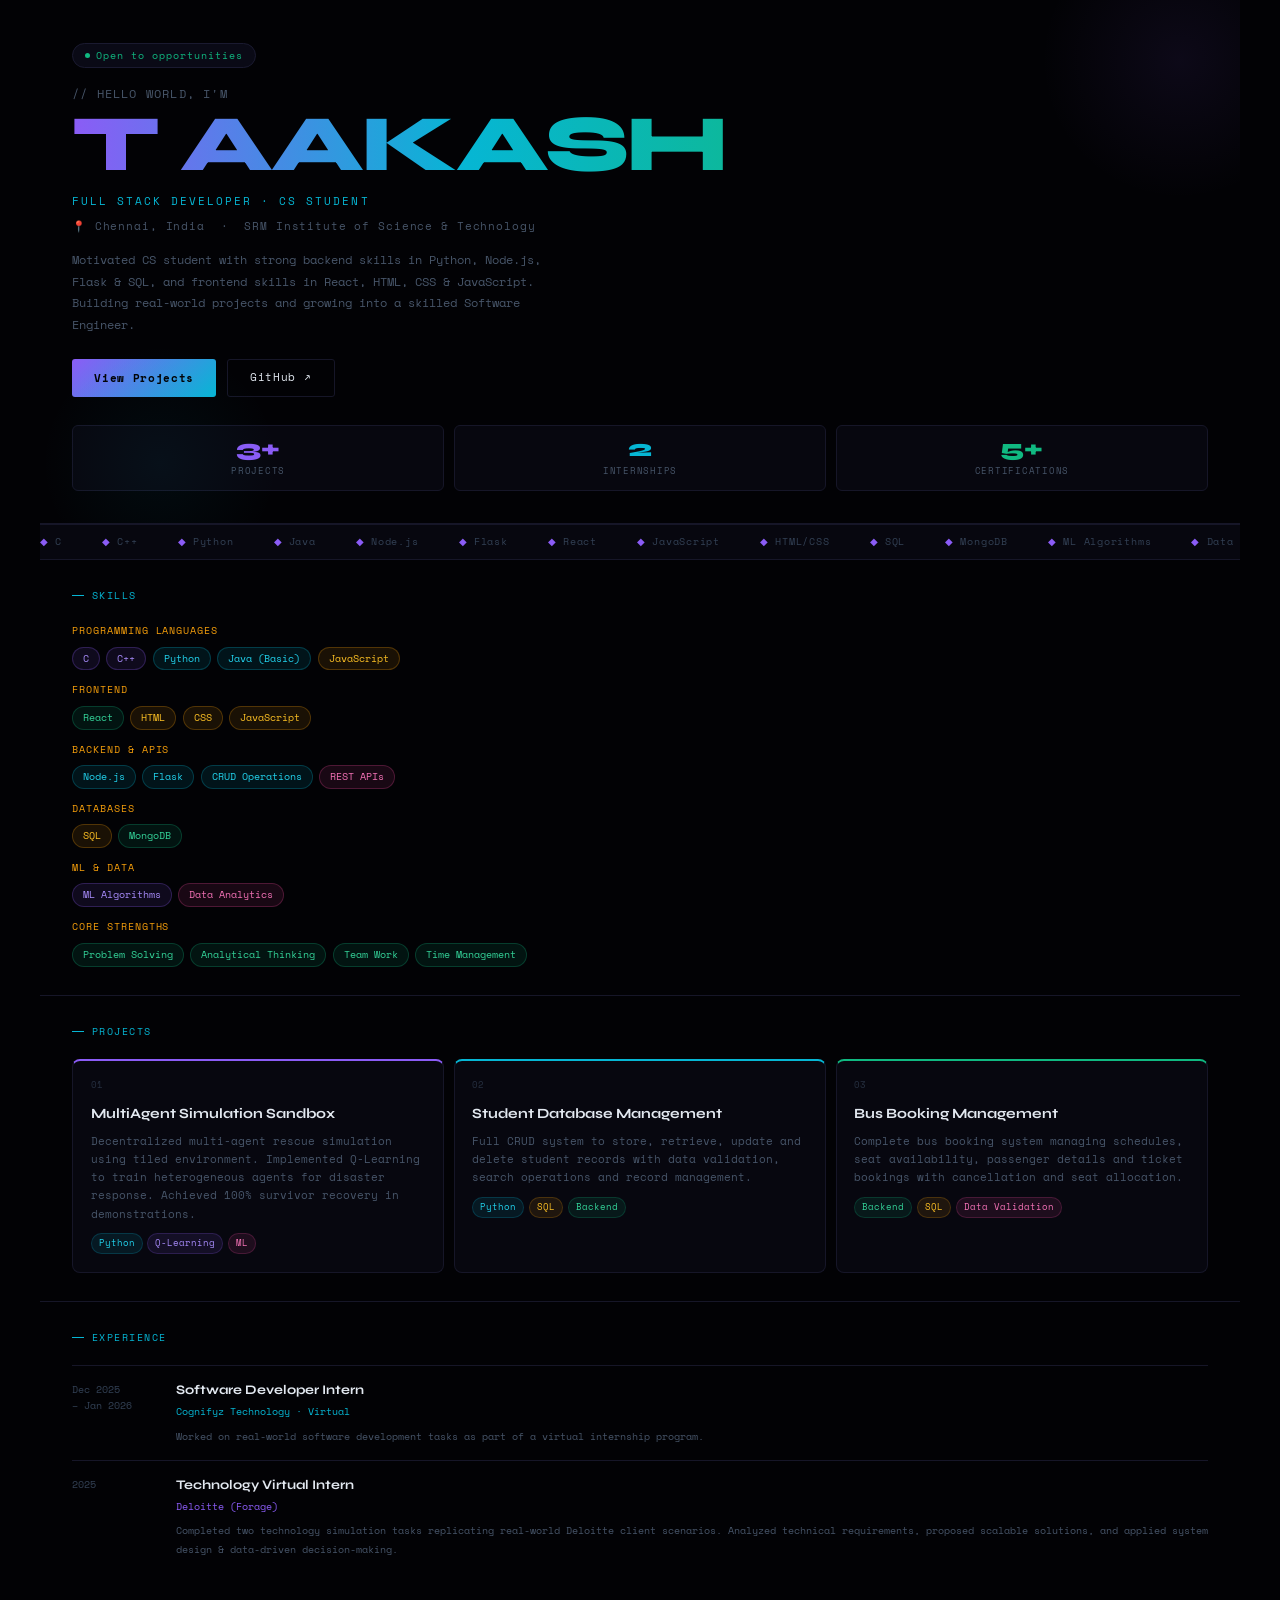
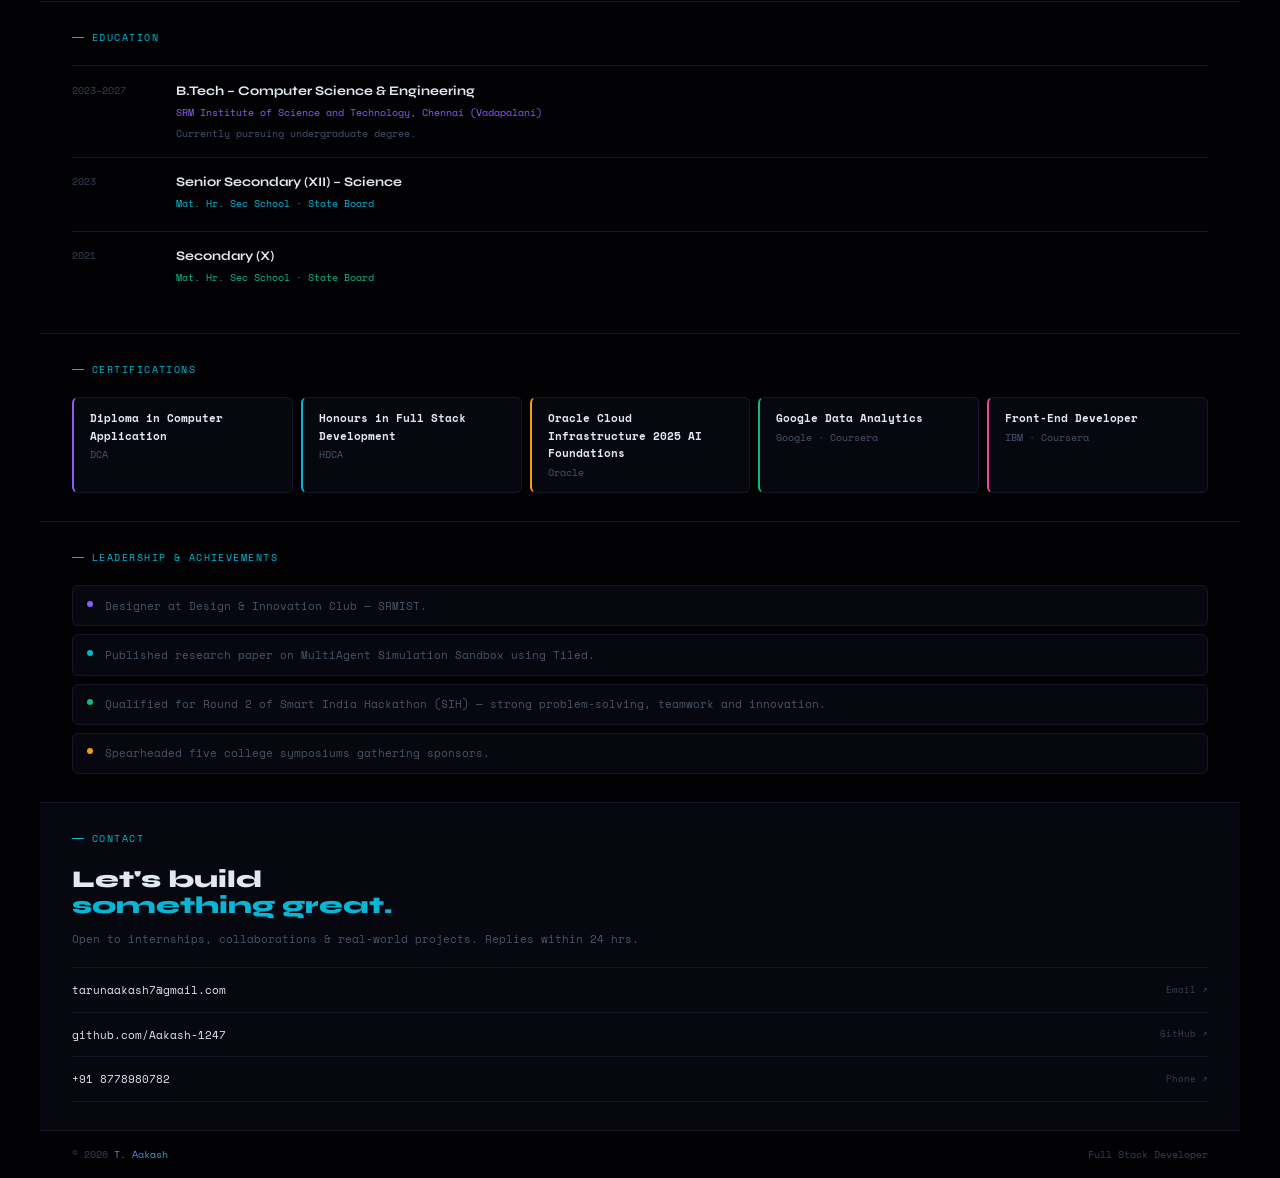
<file: index.html>
<!DOCTYPE html>
<html lang="en">
<head>
  <meta charset="UTF-8">
  <meta name="viewport" content="width=device-width, initial-scale=1.0">
  <title>T Aakash - Full Stack Developer Portfolio</title>
  <meta name="description" content="Professional portfolio of Tarun Aakash, Full Stack Developer & CS Student from Chennai, India">
  <meta name="keywords" content="developer, portfolio, python, javascript, react, nodejs">
  <meta name="author" content="Tarun Aakash">
  
  <!-- Link to External CSS File -->
  <link rel="stylesheet" href="style.css">
</head>
<body>
  <div class="port">
    <!-- HERO SECTION -->
    <section class="hero">
      <div class="glow1"></div>
      <div class="glow2"></div>
      <div class="badge">
        <span class="pulse"></span>
        Open to opportunities
      </div>
      <div class="hero-name">
        <span class="hi">// hello world, I'm</span>
        <span class="name-text">T AAKASH</span>
      </div>
      <div class="hero-role">Full Stack Developer · CS Student</div>
      <div class="hero-loc">📍 Chennai, India &nbsp;·&nbsp; SRM Institute of Science & Technology</div>
      <p class="hero-desc">Motivated CS student with strong backend skills in Python, Node.js, Flask & SQL, and frontend skills in React, HTML, CSS & JavaScript. Building real-world projects and growing into a skilled Software Engineer.</p>
      <div class="btns">
        <button class="bp">View Projects</button>
        <a href="https://github.com/Aakash-1247" target="_blank" class="bo">GitHub ↗</a>
      </div>
      <div class="stats">
        <div class="sbox">
          <div class="sn" style="color:var(--pu)">3+</div>
          <div class="sl">Projects</div>
        </div>
        <div class="sbox">
          <div class="sn" style="color:var(--cy)">2</div>
          <div class="sl">Internships</div>
        </div>
        <div class="sbox">
          <div class="sn" style="color:var(--gr)">5+</div>
          <div class="sl">Certifications</div>
        </div>
      </div>
    </section>

    <!-- TICKER SECTION -->
    <div class="ticker">
      <div class="ti" id="ticker"></div>
    </div>

    <!-- SKILLS SECTION -->
    <section class="sec">
      <div class="sh">Skills</div>
      <div class="sk-cats" id="sk-cats"></div>
    </section>

    <!-- PROJECTS SECTION -->
    <section class="sec sep">
      <div class="sh">Projects</div>
      <div class="pg" id="pg"></div>
    </section>

    <!-- EXPERIENCE SECTION -->
    <section class="sec sep">
      <div class="sh">Experience</div>
      <div id="ex"></div>
    </section>

    <!-- EDUCATION SECTION -->
    <section class="sec sep">
      <div class="sh">Education</div>
      <div id="edu"></div>
    </section>

    <!-- CERTIFICATIONS SECTION -->
    <section class="sec sep">
      <div class="sh">Certifications</div>
      <div class="cert-grid" id="certs"></div>
    </section>

    <!-- ACHIEVEMENTS SECTION -->
    <section class="sec sep">
      <div class="sh">Leadership & Achievements</div>
      <div class="ach-list" id="ach"></div>
    </section>

    <!-- CONTACT SECTION -->
    <div class="csec">
      <div class="sh">Contact</div>
      <div class="ch">Let's build<br><span>something great.</span></div>
      <p class="cp">Open to internships, collaborations & real-world projects. Replies within 24 hrs.</p>
      <div>
        <a href="mailto:tarunaakash7@gmail.com" class="cl">
          tarunaakash7@gmail.com 
          <span class="cb">Email ↗</span>
        </a>
        <a href="https://github.com/Aakash-1247" target="_blank" class="cl">
          github.com/Aakash-1247 
          <span class="cb">GitHub ↗</span>
        </a>
        <a href="tel:+918778980782" class="cl">
          +91 8778980782 
          <span class="cb">Phone ↗</span>
        </a>
      </div>
    </div>

    <!-- FOOTER -->
    <div class="foot">
      <p>© 2026 <span class="fn">T. Aakash</span></p>
      <p>Full Stack Developer</p>
    </div>
  </div>

  <!-- JAVASCRIPT -->
  <script>
    // TICKER - Skills scrolling animation
    const tks = ['C', 'C++', 'Python', 'Java', 'Node.js', 'Flask', 'React', 'JavaScript', 'HTML/CSS', 'SQL', 'MongoDB', 'ML Algorithms', 'Data Analytics'];
    const te = document.getElementById('ticker');
    [...tks, ...tks, ...tks, ...tks].forEach(t => {
      const d = document.createElement('div');
      d.className = 'ti-item';
      d.innerHTML = `<span class="ti-d">◆</span>${t}`;
      te.appendChild(d);
    });

    // SKILLS - Populate skill categories
    const skillCats = [
      {
        title: 'Programming Languages',
        chips: [
          { t: 'C', c: 'pu' },
          { t: 'C++', c: 'pu' },
          { t: 'Python', c: 'cy' },
          { t: 'Java (Basic)', c: 'cy' },
          { t: 'JavaScript', c: 'or' }
        ]
      },
      {
        title: 'Frontend',
        chips: [
          { t: 'React', c: 'gr' },
          { t: 'HTML', c: 'or' },
          { t: 'CSS', c: 'or' },
          { t: 'JavaScript', c: 'or' }
        ]
      },
      {
        title: 'Backend & APIs',
        chips: [
          { t: 'Node.js', c: 'cy' },
          { t: 'Flask', c: 'cy' },
          { t: 'CRUD Operations', c: 'cy' },
          { t: 'REST APIs', c: 'pi' }
        ]
      },
      {
        title: 'Databases',
        chips: [
          { t: 'SQL', c: 'or' },
          { t: 'MongoDB', c: 'gr' }
        ]
      },
      {
        title: 'ML & Data',
        chips: [
          { t: 'ML Algorithms', c: 'pu' },
          { t: 'Data Analytics', c: 'pi' }
        ]
      },
      {
        title: 'Core Strengths',
        chips: [
          { t: 'Problem Solving', c: 'gr' },
          { t: 'Analytical Thinking', c: 'gr' },
          { t: 'Team Work', c: 'gr' },
          { t: 'Time Management', c: 'gr' }
        ]
      }
    ];
    const sc = document.getElementById('sk-cats');
    skillCats.forEach(cat => {
      sc.innerHTML += `<div><div class="sk-cat-title">${cat.title}</div><div class="sk-chips">${cat.chips.map(c => `<span class="sk-chip ${c.c}">${c.t}</span>`).join('')}</div></div>`;
    });

    // PROJECTS - Populate project cards
    const projs = [
      {
        num: '01',
        t: 'MultiAgent Simulation Sandbox',
        d: 'Decentralized multi-agent rescue simulation using tiled environment. Implemented Q-Learning to train heterogeneous agents for disaster response. Achieved 100% survivor recovery in demonstrations.',
        tags: [
          { t: 'Python', c: 'cy' },
          { t: 'Q-Learning', c: 'pu' },
          { t: 'ML', c: 'pi' }
        ],
        ac: 'pu'
      },
      {
        num: '02',
        t: 'Student Database Management',
        d: 'Full CRUD system to store, retrieve, update and delete student records with data validation, search operations and record management.',
        tags: [
          { t: 'Python', c: 'cy' },
          { t: 'SQL', c: 'or' },
          { t: 'Backend', c: 'gr' }
        ],
        ac: 'cy'
      },
      {
        num: '03',
        t: 'Bus Booking Management',
        d: 'Complete bus booking system managing schedules, seat availability, passenger details and ticket bookings with cancellation and seat allocation.',
        tags: [
          { t: 'Backend', c: 'gr' },
          { t: 'SQL', c: 'or' },
          { t: 'Data Validation', c: 'pi' }
        ],
        ac: 'gr'
      }
    ];
    const p = document.getElementById('pg');
    projs.forEach(pr => {
      p.innerHTML += `<div class="pc ${pr.ac}"><div class="pn">${pr.num}</div><div class="pt">${pr.t}</div><div class="pd">${pr.d}</div><div class="ptags">${pr.tags.map(t => `<span class="ptag ${t.c}">${t.t}</span>`).join('')}</div></div>`;
    });

    // EXPERIENCE - Populate experience items
    const exps = [
      {
        d: 'Dec 2025\n– Jan 2026',
        r: 'Software Developer Intern',
        c: 'Cognifyz Technology · Virtual',
        cl: 'var(--cy)',
        desc: 'Worked on real-world software development tasks as part of a virtual internship program.'
      },
      {
        d: '2025',
        r: 'Technology Virtual Intern',
        c: 'Deloitte (Forage)',
        cl: 'var(--pu)',
        desc: 'Completed two technology simulation tasks replicating real-world Deloitte client scenarios. Analyzed technical requirements, proposed scalable solutions, and applied system design & data-driven decision-making.'
      }
    ];
    const ex = document.getElementById('ex');
    exps.forEach(e => {
      ex.innerHTML += `<div class="exp-item"><div class="ed" style="white-space:pre">${e.d}</div><div><div class="er">${e.r}</div><div class="ec" style="color:${e.cl}">${e.c}</div><div class="edesc">${e.desc}</div></div></div>`;
    });

    // EDUCATION - Populate education items
    const edus = [
      {
        yr: '2023–2027',
        deg: 'B.Tech – Computer Science & Engineering',
        inst: 'SRM Institute of Science and Technology, Chennai (Vadapalani)',
        cl: 'var(--pu)',
        note: 'Currently pursuing undergraduate degree.'
      },
      {
        yr: '2023',
        deg: 'Senior Secondary (XII) – Science',
        inst: 'Mat. Hr. Sec School · State Board',
        cl: 'var(--cy)',
        note: ''
      },
      {
        yr: '2021',
        deg: 'Secondary (X)',
        inst: 'Mat. Hr. Sec School · State Board',
        cl: 'var(--gr)',
        note: ''
      }
    ];
    const eduEl = document.getElementById('edu');
    edus.forEach(e => {
      eduEl.innerHTML += `<div class="edu-item"><div class="edu-yr">${e.yr}</div><div><div class="edu-deg">${e.deg}</div><div class="edu-inst" style="color:${e.cl}">${e.inst}</div>${e.note ? `<div class="edu-note">${e.note}</div>` : ''}</div></div>`;
    });

    // CERTIFICATIONS - Populate certification cards
    const certs = [
      { name: 'Diploma in Computer Application', by: 'DCA', c: 'pu' },
      { name: 'Honours in Full Stack Development', by: 'HDCA', c: 'cy' },
      { name: 'Oracle Cloud Infrastructure 2025 AI Foundations', by: 'Oracle', c: 'or' },
      { name: 'Google Data Analytics', by: 'Google · Coursera', c: 'gr' },
      { name: 'Front-End Developer', by: 'IBM · Coursera', c: 'pi' }
    ];
    const ce = document.getElementById('certs');
    certs.forEach(c => {
      ce.innerHTML += `<div class="cert-card ${c.c}"><div class="cert-name">${c.name}</div><div class="cert-by">${c.by}</div></div>`;
    });

    // ACHIEVEMENTS - Populate achievement items
    const achs = [
      { t: 'Designer at Design & Innovation Club — SRMIST.', c: 'var(--pu)' },
      { t: 'Published research paper on MultiAgent Simulation Sandbox using Tiled.', c: 'var(--cy)' },
      { t: 'Qualified for Round 2 of Smart India Hackathon (SIH) — strong problem-solving, teamwork and innovation.', c: 'var(--gr)' },
      { t: 'Spearheaded five college symposiums gathering sponsors.', c: 'var(--or)' }
    ];
    const achEl = document.getElementById('ach');
    achs.forEach(a => {
      achEl.innerHTML += `<div class="ach-item"><div class="ach-dot" style="background:${a.c}"></div><div class="ach-text">${a.t}</div></div>`;
    });
  </script>
</body>
</html>
</file>
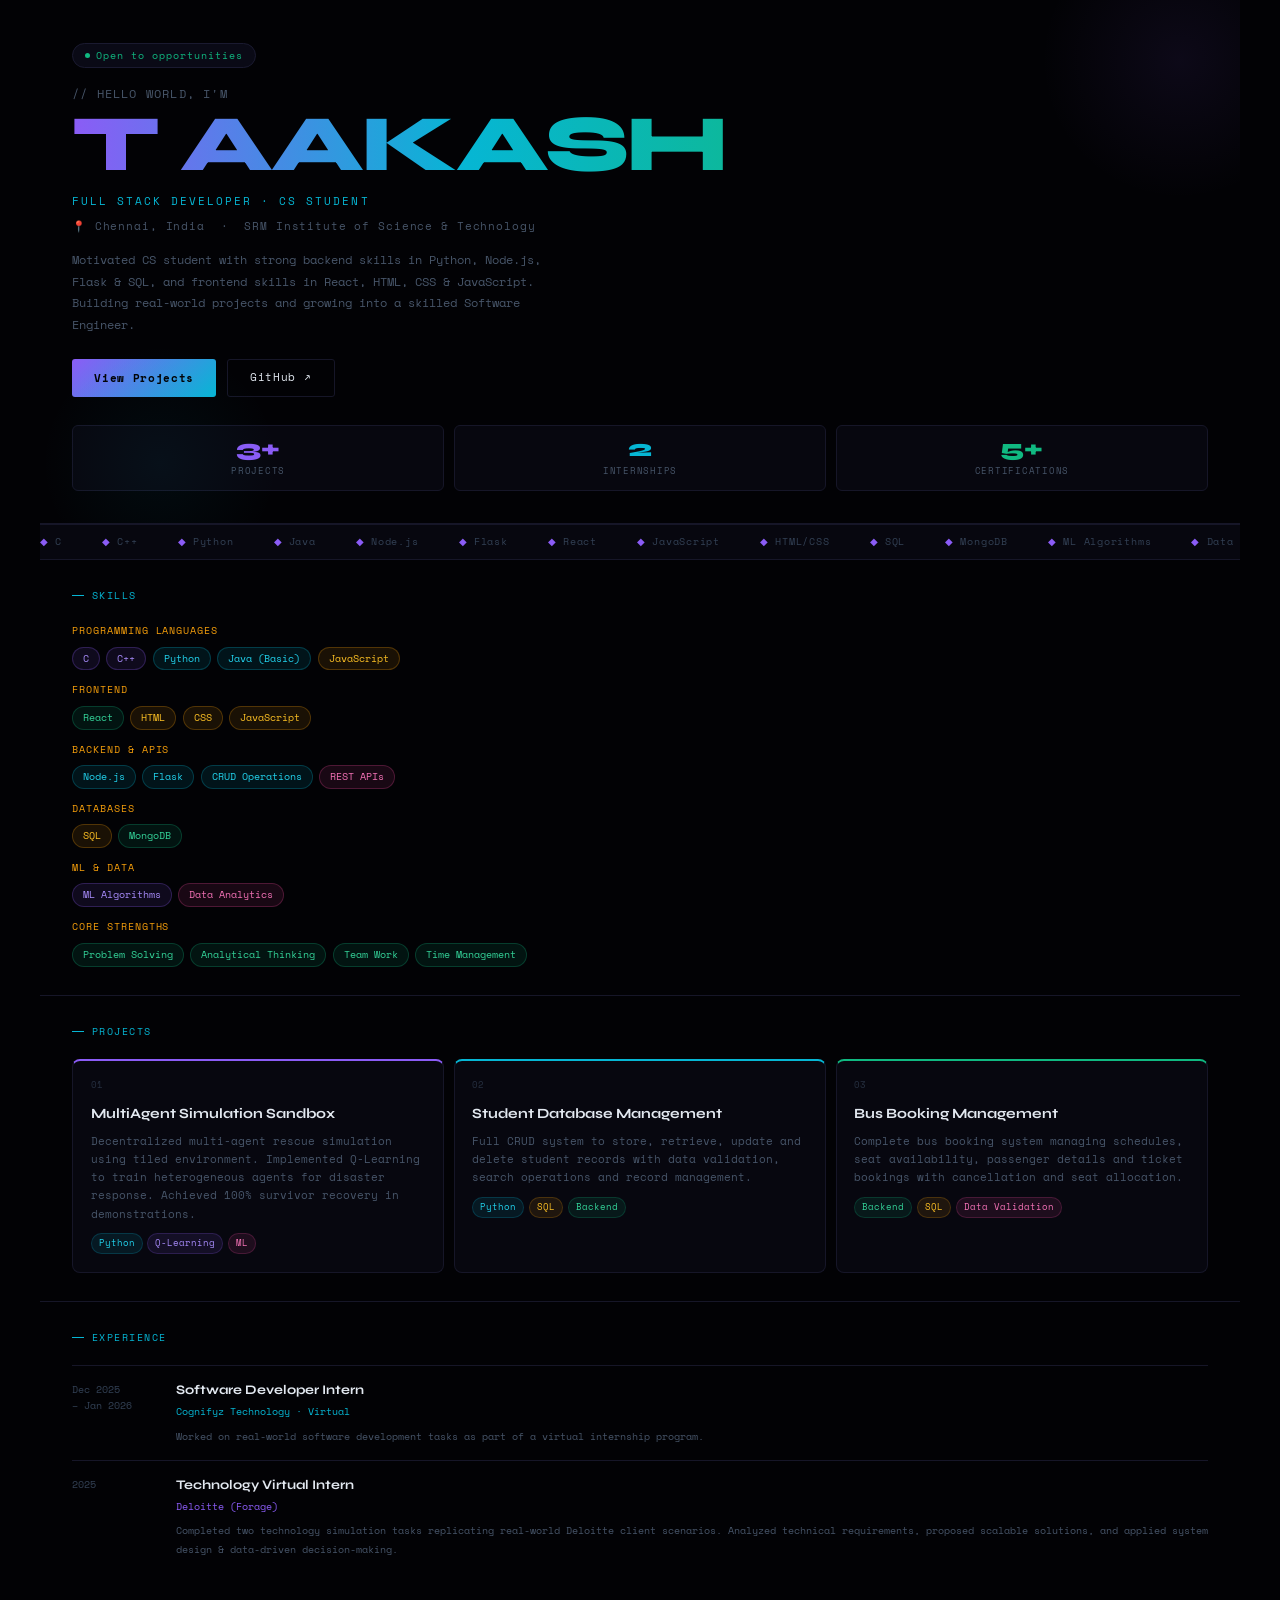
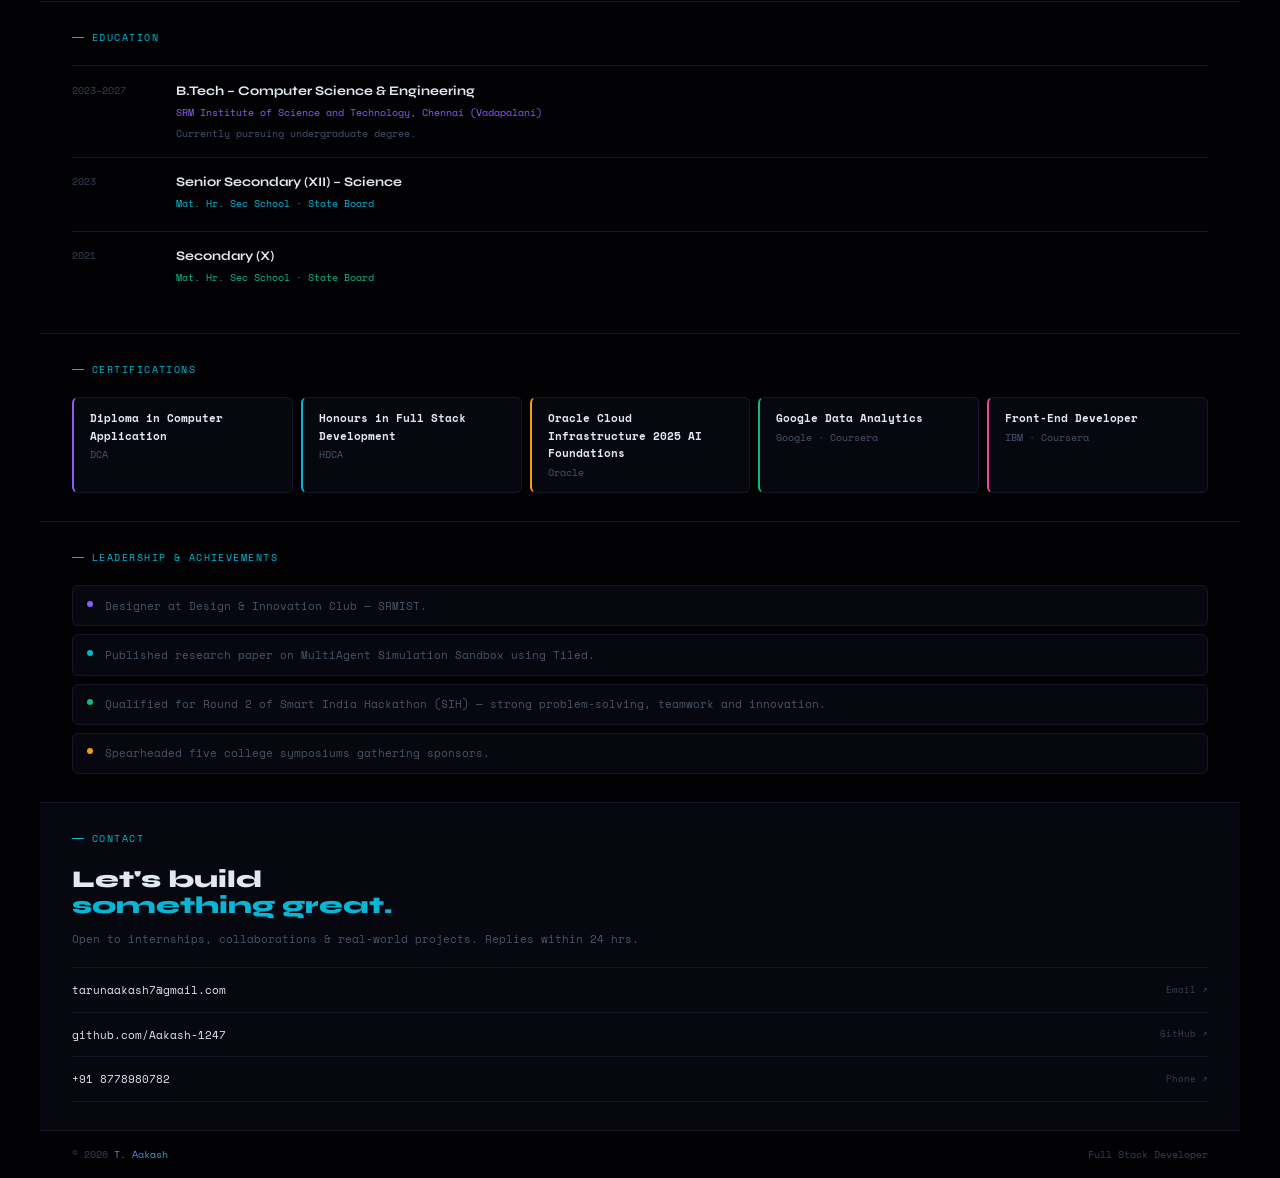
<file: final-working-portfolio.html>
<!DOCTYPE html>
<html lang="en">
<head>
  <meta charset="UTF-8">
  <meta name="viewport" content="width=device-width, initial-scale=1.0">
  <meta name="description" content="Professional portfolio of Tarun Aakash, Full Stack Developer & CS Student">
  <meta name="keywords" content="developer, portfolio, python, javascript, react, nodejs">
  <meta name="author" content="Tarun Aakash">
  <title>T Aakash - Full Stack Developer Portfolio</title>

  <style>
    /* ==========================================
       T AAKASH PORTFOLIO - COMPLETE STYLESHEET
       Week 2: CSS Styling Your Website
       Features: Responsive Design, Hover Effects, Animations
       ========================================== */

    /* GOOGLE FONTS */
    @import url('https://fonts.googleapis.com/css2?family=Space+Mono:wght@400;700&family=Syne:wght@400;700;800&display=swap');

    /* ==========================================
       1. RESET & VARIABLES
       ========================================== */
    * {
      box-sizing: border-box;
      margin: 0;
      padding: 0;
    }

    :root {
      --bg: #020205;
      --s1: #07070f;
      --border: #161628;
      --pu: #8b5cf6;
      --pi: #ec4899;
      --cy: #06b6d4;
      --gr: #10b981;
      --or: #f59e0b;
      --tx: #e2e8f0;
      --mu: #475569;
      --mu2: #334155;
      --mono: 'Space Mono', monospace;
      --sans: 'Syne', sans-serif;
      --trans: 0.2s ease;
    }

    html {
      scroll-behavior: smooth;
    }

    body {
      background: var(--bg);
      color: var(--tx);
      font-family: var(--mono);
      overflow-x: hidden;
      line-height: 1.6;
    }

    .port {
      width: 100%;
      max-width: 1200px;
      margin: 0 auto;
    }

    /* ==========================================
       2. HERO SECTION
       ========================================== */
    .hero {
      padding: 2.5rem 2rem 2rem;
      border-bottom: 1px solid var(--border);
      position: relative;
      overflow: hidden;
    }

    .glow1 {
      position: absolute;
      top: -80px;
      right: -80px;
      width: 280px;
      height: 280px;
      border-radius: 50%;
      background: radial-gradient(circle, rgba(139, 92, 246, 0.08) 0%, transparent 70%);
      pointer-events: none;
    }

    .glow2 {
      position: absolute;
      bottom: -60px;
      left: 0;
      width: 240px;
      height: 240px;
      border-radius: 50%;
      background: radial-gradient(circle, rgba(6, 182, 212, 0.05) 0%, transparent 70%);
      pointer-events: none;
    }

    .badge {
      display: inline-flex;
      align-items: center;
      gap: 6px;
      background: #0a0a16;
      border: 1px solid #1a1a30;
      padding: 4px 12px;
      border-radius: 20px;
      font-size: 0.62rem;
      color: var(--gr);
      letter-spacing: 0.1em;
      margin-bottom: 1.25rem;
      transition: all var(--trans);
    }

    .badge:hover {
      background: #0f0f1a;
      border-color: var(--gr);
      transform: scale(1.05);
    }

    .pulse {
      width: 5px;
      height: 5px;
      border-radius: 50%;
      background: var(--gr);
      animation: pu 2s infinite;
    }

    @keyframes pu {
      0%, 100% { opacity: 1; }
      50% { opacity: 0.2; }
    }

    .hero-name {
      font-family: var(--sans);
      font-size: clamp(2.4rem, 8vw, 5rem);
      font-weight: 800;
      line-height: 0.95;
      letter-spacing: -0.03em;
      margin-bottom: 0.6rem;
    }

    .hi {
      font-family: var(--mono);
      font-size: 0.75rem;
      color: var(--mu);
      font-weight: 400;
      display: block;
      margin-bottom: 0.4rem;
      letter-spacing: 0.1em;
      text-transform: uppercase;
    }

    .name-text {
      background: linear-gradient(90deg, #8b5cf6, #06b6d4, #10b981, #f59e0b, #ec4899, #8b5cf6);
      background-size: 300% 100%;
      -webkit-background-clip: text;
      -webkit-text-fill-color: transparent;
      background-clip: text;
      animation: nameShift 6s linear infinite;
      display: inline-block;
    }

    @keyframes nameShift {
      0% { background-position: 0% 50%; }
      100% { background-position: 100% 50%; }
    }

    .hero-role {
      font-size: 0.7rem;
      color: var(--cy);
      letter-spacing: 0.18em;
      text-transform: uppercase;
      margin-bottom: 0.5rem;
    }

    .hero-loc {
      font-size: 0.68rem;
      color: var(--mu);
      letter-spacing: 0.08em;
      margin-bottom: 0.85rem;
    }

    .hero-desc {
      font-size: 0.72rem;
      color: var(--mu);
      line-height: 1.9;
      max-width: 500px;
      margin-bottom: 1.4rem;
    }

    .btns {
      display: flex;
      gap: 0.65rem;
      flex-wrap: wrap;
      margin-bottom: 1.75rem;
    }

    .bp {
      padding: 0.6rem 1.4rem;
      background: linear-gradient(135deg, var(--pu), var(--cy));
      color: #020205;
      font-family: var(--mono);
      font-size: 0.68rem;
      font-weight: 700;
      letter-spacing: 0.06em;
      border: none;
      cursor: pointer;
      border-radius: 3px;
      transition: all var(--trans);
    }

    .bp:hover {
      transform: translateY(-2px);
      box-shadow: 0 8px 20px rgba(139, 92, 246, 0.3);
    }

    .bp:active {
      transform: translateY(0);
    }

    .bo {
      padding: 0.6rem 1.4rem;
      background: transparent;
      color: var(--tx);
      font-family: var(--mono);
      font-size: 0.68rem;
      letter-spacing: 0.06em;
      border: 1px solid var(--border);
      border-radius: 3px;
      cursor: pointer;
      text-decoration: none;
      display: inline-block;
      transition: all var(--trans);
    }

    .bo:hover {
      background: rgba(139, 92, 246, 0.1);
      border-color: var(--pu);
      color: var(--pu);
      transform: translateY(-2px);
    }

    .stats {
      display: grid;
      grid-template-columns: repeat(auto-fit, minmax(120px, 1fr));
      gap: 0.6rem;
    }

    .sbox {
      background: var(--s1);
      border: 1px solid var(--border);
      padding: 0.7rem;
      border-radius: 6px;
      text-align: center;
      transition: all var(--trans);
    }

    .sbox:hover {
      background: rgba(139, 92, 246, 0.05);
      border-color: var(--pu);
      transform: translateY(-2px);
    }

    .sn {
      font-family: var(--sans);
      font-size: 1.5rem;
      font-weight: 800;
      line-height: 1;
    }

    .sl {
      font-size: 0.58rem;
      color: var(--mu);
      text-transform: uppercase;
      letter-spacing: 0.08em;
      margin-top: 3px;
    }

    /* ==========================================
       3. TICKER
       ========================================== */
    .ticker {
      background: var(--s1);
      border-top: 1px solid var(--border);
      border-bottom: 1px solid var(--border);
      padding: 0.55rem 0;
      overflow: hidden;
    }

    .ti {
      display: flex;
      gap: 2.5rem;
      width: max-content;
      animation: tk 20s linear infinite;
    }

    @keyframes tk {
      0% { transform: translateX(0); }
      100% { transform: translateX(-50%); }
    }

    .ti-item {
      font-size: 0.62rem;
      color: var(--mu2);
      white-space: nowrap;
      letter-spacing: 0.08em;
    }

    .ti-d {
      color: var(--pu);
      margin-right: 0.4rem;
    }

    /* ==========================================
       4. SECTIONS
       ========================================== */
    .sec {
      padding: 1.75rem 2rem;
    }

    .sep {
      border-top: 1px solid var(--border);
    }

    .sh {
      font-size: 0.6rem;
      color: var(--cy);
      letter-spacing: 0.15em;
      text-transform: uppercase;
      margin-bottom: 1.25rem;
      display: flex;
      align-items: center;
      gap: 0.5rem;
    }

    .sh::before {
      content: '';
      width: 0.75rem;
      height: 1px;
      background: var(--cy);
    }

    /* ==========================================
       5. SKILLS
       ========================================== */
    .sk-cats {
      display: flex;
      flex-direction: column;
      gap: 0.75rem;
    }

    .sk-cat-title {
      font-size: 0.6rem;
      color: var(--or);
      letter-spacing: 0.1em;
      text-transform: uppercase;
      margin-bottom: 0.5rem;
    }

    .sk-chips {
      display: flex;
      flex-wrap: wrap;
      gap: 0.4rem;
    }

    .sk-chip {
      font-size: 0.62rem;
      padding: 3px 10px;
      border-radius: 20px;
      border: 1px solid var(--border);
      color: var(--tx);
      background: var(--s1);
      transition: all var(--trans);
    }

    .sk-chip:hover {
      transform: translateY(-2px);
      box-shadow: 0 4px 12px rgba(139, 92, 246, 0.2);
    }

    .sk-chip.pu { background: rgba(139, 92, 246, 0.1); color: #a78bfa; border-color: rgba(139, 92, 246, 0.25); }
    .sk-chip.pu:hover { background: rgba(139, 92, 246, 0.2); border-color: #a78bfa; }
    .sk-chip.cy { background: rgba(6, 182, 212, 0.1); color: #22d3ee; border-color: rgba(6, 182, 212, 0.25); }
    .sk-chip.cy:hover { background: rgba(6, 182, 212, 0.2); border-color: #22d3ee; }
    .sk-chip.gr { background: rgba(16, 185, 129, 0.1); color: #34d399; border-color: rgba(16, 185, 129, 0.25); }
    .sk-chip.gr:hover { background: rgba(16, 185, 129, 0.2); border-color: #34d399; }
    .sk-chip.or { background: rgba(245, 158, 11, 0.1); color: #fbbf24; border-color: rgba(245, 158, 11, 0.25); }
    .sk-chip.or:hover { background: rgba(245, 158, 11, 0.2); border-color: #fbbf24; }
    .sk-chip.pi { background: rgba(236, 72, 153, 0.1); color: #f472b6; border-color: rgba(236, 72, 153, 0.25); }
    .sk-chip.pi:hover { background: rgba(236, 72, 153, 0.2); border-color: #f472b6; }

    /* ==========================================
       6. PROJECTS
       ========================================== */
    .pg {
      display: grid;
      grid-template-columns: repeat(auto-fit, minmax(300px, 1fr));
      gap: 0.6rem;
    }

    .pc {
      background: var(--s1);
      border: 1px solid var(--border);
      padding: 1.1rem;
      border-radius: 8px;
      border-top: 2px solid transparent;
      transition: all var(--trans);
      cursor: pointer;
    }

    .pc:hover {
      transform: translateY(-4px);
      background: rgba(139, 92, 246, 0.05);
      box-shadow: 0 8px 24px rgba(139, 92, 246, 0.15);
    }

    .pc.pu { border-top-color: var(--pu); }
    .pc.pi { border-top-color: var(--pi); }
    .pc.cy { border-top-color: var(--cy); }
    .pc.gr { border-top-color: var(--gr); }
    .pc.or { border-top-color: var(--or); }

    .pn { font-size: 0.58rem; color: var(--mu2); margin-bottom: 0.6rem; opacity: 0.7; }
    .pt { font-family: var(--sans); font-size: 0.88rem; font-weight: 700; margin-bottom: 0.4rem; }
    .pd { font-size: 0.67rem; color: var(--mu); line-height: 1.7; margin-bottom: 0.65rem; }

    .ptags { display: flex; flex-wrap: wrap; gap: 0.3rem; }
    .ptag { font-size: 0.58rem; padding: 2px 7px; border-radius: 20px; transition: all var(--trans); }
    .ptag.pu { background: rgba(139, 92, 246, 0.1); color: #a78bfa; border: 1px solid rgba(139, 92, 246, 0.2); }
    .ptag.pu:hover { background: rgba(139, 92, 246, 0.2); }
    .ptag.pi { background: rgba(236, 72, 153, 0.1); color: #f472b6; border: 1px solid rgba(236, 72, 153, 0.2); }
    .ptag.pi:hover { background: rgba(236, 72, 153, 0.2); }
    .ptag.cy { background: rgba(6, 182, 212, 0.1); color: #22d3ee; border: 1px solid rgba(6, 182, 212, 0.2); }
    .ptag.cy:hover { background: rgba(6, 182, 212, 0.2); }
    .ptag.gr { background: rgba(16, 185, 129, 0.1); color: #34d399; border: 1px solid rgba(16, 185, 129, 0.2); }
    .ptag.gr:hover { background: rgba(16, 185, 129, 0.2); }
    .ptag.or { background: rgba(245, 158, 11, 0.1); color: #fbbf24; border: 1px solid rgba(245, 158, 11, 0.2); }
    .ptag.or:hover { background: rgba(245, 158, 11, 0.2); }

    /* ==========================================
       7. EXPERIENCE
       ========================================== */
    .exp-item {
      display: grid;
      grid-template-columns: 90px 1fr;
      gap: 0.85rem;
      border-top: 1px solid var(--border);
      padding: 0.9rem 0;
      transition: all var(--trans);
    }

    .exp-item:hover { color: var(--cy); }
    .ed { font-size: 0.6rem; color: var(--mu2); padding-top: 2px; }
    .er { font-family: var(--sans); font-size: 0.82rem; font-weight: 700; margin-bottom: 2px; }
    .ec { font-size: 0.65rem; margin-bottom: 0.4rem; }
    .edesc { font-size: 0.65rem; color: var(--mu); line-height: 1.8; }

    /* ==========================================
       8. EDUCATION
       ========================================== */
    .edu-item {
      display: grid;
      grid-template-columns: 90px 1fr;
      gap: 0.85rem;
      border-top: 1px solid var(--border);
      padding: 0.9rem 0;
      transition: all var(--trans);
    }

    .edu-item:hover { padding-left: 0.5rem; }
    .edu-yr { font-size: 0.6rem; color: var(--mu2); padding-top: 2px; }
    .edu-deg { font-family: var(--sans); font-size: 0.82rem; font-weight: 700; margin-bottom: 2px; }
    .edu-inst { font-size: 0.65rem; margin-bottom: 0.3rem; }
    .edu-note { font-size: 0.63rem; color: var(--mu); line-height: 1.7; }

    /* ==========================================
       9. CERTIFICATIONS
       ========================================== */
    .cert-grid {
      display: grid;
      grid-template-columns: repeat(auto-fit, minmax(200px, 1fr));
      gap: 0.5rem;
    }

    .cert-card {
      background: var(--s1);
      border: 1px solid var(--border);
      padding: 0.75rem 1rem;
      border-radius: 6px;
      border-left: 2px solid transparent;
      transition: all var(--trans);
    }

    .cert-card:hover {
      transform: translateX(4px);
      box-shadow: 0 4px 12px rgba(139, 92, 246, 0.1);
    }

    .cert-card.pu { border-left-color: var(--pu); }
    .cert-card.cy { border-left-color: var(--cy); }
    .cert-card.gr { border-left-color: var(--gr); }
    .cert-card.or { border-left-color: var(--or); }
    .cert-card.pi { border-left-color: var(--pi); }

    .cert-name { font-size: 0.68rem; color: var(--tx); font-weight: 700; margin-bottom: 2px; }
    .cert-by { font-size: 0.6rem; color: var(--mu); }

    /* ==========================================
       10. ACHIEVEMENTS
       ========================================== */
    .ach-list { display: flex; flex-direction: column; gap: 0.5rem; }

    .ach-item {
      display: flex;
      gap: 0.75rem;
      align-items: flex-start;
      padding: 0.65rem 0.85rem;
      background: var(--s1);
      border: 1px solid var(--border);
      border-radius: 6px;
      transition: all var(--trans);
    }

    .ach-item:hover {
      background: rgba(139, 92, 246, 0.05);
      border-color: var(--pu);
      padding-left: 1.2rem;
    }

    .ach-dot { width: 6px; height: 6px; border-radius: 50%; margin-top: 4px; flex-shrink: 0; }
    .ach-text { font-size: 0.68rem; color: var(--mu); line-height: 1.7; }

    /* ==========================================
       11. CONTACT
       ========================================== */
    .csec {
      background: var(--s1);
      border-top: 1px solid var(--border);
      padding: 1.75rem 2rem;
    }

    .ch {
      font-family: var(--sans);
      font-size: 1.5rem;
      font-weight: 800;
      line-height: 1.1;
      margin-bottom: 0.6rem;
    }

    .ch span { color: var(--cy); }

    .cp {
      font-size: 0.68rem;
      color: var(--mu);
      line-height: 1.9;
      margin-bottom: 1.1rem;
    }

    .cl {
      display: flex;
      justify-content: space-between;
      align-items: center;
      padding: 0.8rem 0;
      border-top: 1px solid var(--border);
      font-size: 0.7rem;
      color: var(--tx);
      text-decoration: none;
      transition: all var(--trans);
    }

    .cl:last-child { border-bottom: 1px solid var(--border); }
    .cl:hover { color: var(--pu); padding-left: 0.5rem; }

    .cb { font-size: 0.58rem; color: var(--mu2); }

    /* ==========================================
       12. FOOTER
       ========================================== */
    .foot {
      padding: 1rem 2rem;
      border-top: 1px solid var(--border);
      display: flex;
      justify-content: space-between;
      align-items: center;
      flex-wrap: wrap;
      gap: 1rem;
    }

    .foot p { font-size: 0.6rem; color: var(--mu2); }
    .fn {
      background: linear-gradient(90deg, var(--pu), var(--cy));
      -webkit-background-clip: text;
      -webkit-text-fill-color: transparent;
      background-clip: text;
    }

    /* ==========================================
       13. RESPONSIVE DESIGN
       ========================================== */
    @media (max-width: 768px) {
      .hero { padding: 2rem 1.5rem 1.5rem; }
      .hero-name { font-size: clamp(1.8rem, 6vw, 3rem); }
      .btns { gap: 0.5rem; }
      .bp, .bo { padding: 0.5rem 1rem; font-size: 0.65rem; }
      .stats { grid-template-columns: repeat(3, 1fr); }
      .pg { grid-template-columns: 1fr; }
      .cert-grid { grid-template-columns: 1fr; }
      .sec { padding: 1.5rem 1.5rem; }
      .foot { flex-direction: column; justify-content: center; }
      .foot p { text-align: center; width: 100%; }
    }

    @media (max-width: 480px) {
      * { font-size: 0.9rem; }
      body { font-size: 14px; }
      .hero { padding: 1.5rem 1rem 1rem; }
      .hero-name { font-size: clamp(1.5rem, 5vw, 2.5rem); }
      .hi { font-size: 0.65rem; }
      .hero-role { font-size: 0.65rem; }
      .hero-loc { font-size: 0.6rem; }
      .hero-desc { font-size: 0.65rem; }
      .badge { font-size: 0.55rem; padding: 3px 10px; }
      .btns { flex-direction: column; width: 100%; }
      .bp, .bo { width: 100%; padding: 0.6rem 1rem; font-size: 0.65rem; }
      .stats { grid-template-columns: 1fr; gap: 0.5rem; }
      .sec { padding: 1.25rem 1rem; }
      .csec { padding: 1.25rem 1rem; }
      .ch { font-size: 1.2rem; }
      .exp-item, .edu-item { grid-template-columns: 80px 1fr; gap: 0.6rem; }
      .sh { font-size: 0.55rem; }
      .sk-chip, .ptag { font-size: 0.55rem; padding: 2px 6px; }
      .ticker { padding: 0.4rem 0; }
      .ti-item { font-size: 0.55rem; }
      .foot { padding: 0.8rem 1rem; }
      .foot p { font-size: 0.55rem; }
    }

    @media (max-width: 360px) {
      .hero-name { font-size: clamp(1.3rem, 4vw, 2rem); }
      .btns { gap: 0.4rem; }
      .bp, .bo { padding: 0.5rem 0.8rem; font-size: 0.6rem; }
      .stats { gap: 0.4rem; }
      .sec { padding: 1rem 0.8rem; }
    }

    button:focus, a:focus {
      outline: 2px solid var(--pu);
      outline-offset: 2px;
    }

    @media print {
      .ticker, .btns { display: none; }
      body { background: white; color: black; }
    }
  </style>
</head>

<body>
  <div class="port">
    <!-- HERO SECTION -->
    <section class="hero">
      <div class="glow1"></div>
      <div class="glow2"></div>
      <div class="badge">
        <span class="pulse"></span>
        Open to opportunities
      </div>
      <div class="hero-name">
        <span class="hi">// hello world, I'm</span>
        <span class="name-text">T AAKASH</span>
      </div>
      <div class="hero-role">Full Stack Developer · CS Student</div>
      <div class="hero-loc">📍 Chennai, India &nbsp;·&nbsp; SRM Institute of Science & Technology</div>
      <p class="hero-desc">Motivated CS student with strong backend skills in Python, Node.js, Flask & SQL, and frontend skills in React, HTML, CSS & JavaScript. Building real-world projects and growing into a skilled Software Engineer.</p>
      <div class="btns">
        <button class="bp">View Projects</button>
        <a href="https://github.com/Aakash-1247" target="_blank" class="bo">GitHub ↗</a>
      </div>
      <div class="stats">
        <div class="sbox">
          <div class="sn" style="color:var(--pu)">3+</div>
          <div class="sl">Projects</div>
        </div>
        <div class="sbox">
          <div class="sn" style="color:var(--cy)">2</div>
          <div class="sl">Internships</div>
        </div>
        <div class="sbox">
          <div class="sn" style="color:var(--gr)">5+</div>
          <div class="sl">Certifications</div>
        </div>
      </div>
    </section>

    <!-- TICKER -->
    <div class="ticker">
      <div class="ti" id="ticker"></div>
    </div>

    <!-- SKILLS -->
    <section class="sec">
      <div class="sh">Skills</div>
      <div class="sk-cats" id="sk-cats"></div>
    </section>

    <!-- PROJECTS -->
    <section class="sec sep">
      <div class="sh">Projects</div>
      <div class="pg" id="pg"></div>
    </section>

    <!-- EXPERIENCE -->
    <section class="sec sep">
      <div class="sh">Experience</div>
      <div id="ex"></div>
    </section>

    <!-- EDUCATION -->
    <section class="sec sep">
      <div class="sh">Education</div>
      <div id="edu"></div>
    </section>

    <!-- CERTIFICATIONS -->
    <section class="sec sep">
      <div class="sh">Certifications</div>
      <div class="cert-grid" id="certs"></div>
    </section>

    <!-- ACHIEVEMENTS -->
    <section class="sec sep">
      <div class="sh">Leadership & Achievements</div>
      <div class="ach-list" id="ach"></div>
    </section>

    <!-- CONTACT -->
    <div class="csec">
      <div class="sh">Contact</div>
      <div class="ch">Let's build<br><span>something great.</span></div>
      <p class="cp">Open to internships, collaborations & real-world projects. Replies within 24 hrs.</p>
      <div>
        <a href="mailto:tarunaakash7@gmail.com" class="cl">
          tarunaakash7@gmail.com 
          <span class="cb">Email ↗</span>
        </a>
        <a href="https://github.com/Aakash-1247" target="_blank" class="cl">
          github.com/Aakash-1247 
          <span class="cb">GitHub ↗</span>
        </a>
        <a href="tel:+918778980782" class="cl">
          +91 8778980782 
          <span class="cb">Phone ↗</span>
        </a>
      </div>
    </div>

    <!-- FOOTER -->
    <div class="foot">
      <p>© 2026 <span class="fn">T. Aakash</span></p>
      <p>Full Stack Developer</p>
    </div>
  </div>

  <script>
    // TICKER - Skills scrolling animation
    const tks = ['C', 'C++', 'Python', 'Java', 'Node.js', 'Flask', 'React', 'JavaScript', 'HTML/CSS', 'SQL', 'MongoDB', 'ML Algorithms', 'Data Analytics'];
    const te = document.getElementById('ticker');
    [...tks, ...tks, ...tks, ...tks].forEach(t => {
      const d = document.createElement('div');
      d.className = 'ti-item';
      d.innerHTML = `<span class="ti-d">◆</span>${t}`;
      te.appendChild(d);
    });

    // SKILLS - Populate skill categories
    const skillCats = [
      { title: 'Programming Languages', chips: [{ t: 'C', c: 'pu' }, { t: 'C++', c: 'pu' }, { t: 'Python', c: 'cy' }, { t: 'Java (Basic)', c: 'cy' }, { t: 'JavaScript', c: 'or' }] },
      { title: 'Frontend', chips: [{ t: 'React', c: 'gr' }, { t: 'HTML', c: 'or' }, { t: 'CSS', c: 'or' }, { t: 'JavaScript', c: 'or' }] },
      { title: 'Backend & APIs', chips: [{ t: 'Node.js', c: 'cy' }, { t: 'Flask', c: 'cy' }, { t: 'CRUD Operations', c: 'cy' }, { t: 'REST APIs', c: 'pi' }] },
      { title: 'Databases', chips: [{ t: 'SQL', c: 'or' }, { t: 'MongoDB', c: 'gr' }] },
      { title: 'ML & Data', chips: [{ t: 'ML Algorithms', c: 'pu' }, { t: 'Data Analytics', c: 'pi' }] },
      { title: 'Core Strengths', chips: [{ t: 'Problem Solving', c: 'gr' }, { t: 'Analytical Thinking', c: 'gr' }, { t: 'Team Work', c: 'gr' }, { t: 'Time Management', c: 'gr' }] }
    ];
    const sc = document.getElementById('sk-cats');
    skillCats.forEach(cat => {
      sc.innerHTML += `<div><div class="sk-cat-title">${cat.title}</div><div class="sk-chips">${cat.chips.map(c => `<span class="sk-chip ${c.c}">${c.t}</span>`).join('')}</div></div>`;
    });

    // PROJECTS - Populate project cards
    const projs = [
      { num: '01', t: 'MultiAgent Simulation Sandbox', d: 'Decentralized multi-agent rescue simulation using tiled environment. Implemented Q-Learning to train heterogeneous agents for disaster response. Achieved 100% survivor recovery in demonstrations.', tags: [{ t: 'Python', c: 'cy' }, { t: 'Q-Learning', c: 'pu' }, { t: 'ML', c: 'pi' }], ac: 'pu' },
      { num: '02', t: 'Student Database Management', d: 'Full CRUD system to store, retrieve, update and delete student records with data validation, search operations and record management.', tags: [{ t: 'Python', c: 'cy' }, { t: 'SQL', c: 'or' }, { t: 'Backend', c: 'gr' }], ac: 'cy' },
      { num: '03', t: 'Bus Booking Management', d: 'Complete bus booking system managing schedules, seat availability, passenger details and ticket bookings with cancellation and seat allocation.', tags: [{ t: 'Backend', c: 'gr' }, { t: 'SQL', c: 'or' }, { t: 'Data Validation', c: 'pi' }], ac: 'gr' }
    ];
    const p = document.getElementById('pg');
    projs.forEach(pr => {
      p.innerHTML += `<div class="pc ${pr.ac}"><div class="pn">${pr.num}</div><div class="pt">${pr.t}</div><div class="pd">${pr.d}</div><div class="ptags">${pr.tags.map(t => `<span class="ptag ${t.c}">${t.t}</span>`).join('')}</div></div>`;
    });

    // EXPERIENCE - Populate experience items
    const exps = [
      { d: 'Dec 2025\n– Jan 2026', r: 'Software Developer Intern', c: 'Cognifyz Technology · Virtual', cl: 'var(--cy)', desc: 'Worked on real-world software development tasks as part of a virtual internship program.' },
      { d: '2025', r: 'Technology Virtual Intern', c: 'Deloitte (Forage)', cl: 'var(--pu)', desc: 'Completed two technology simulation tasks replicating real-world Deloitte client scenarios. Analyzed technical requirements, proposed scalable solutions, and applied system design & data-driven decision-making.' }
    ];
    const ex = document.getElementById('ex');
    exps.forEach(e => {
      ex.innerHTML += `<div class="exp-item"><div class="ed" style="white-space:pre">${e.d}</div><div><div class="er">${e.r}</div><div class="ec" style="color:${e.cl}">${e.c}</div><div class="edesc">${e.desc}</div></div></div>`;
    });

    // EDUCATION - Populate education items
    const edus = [
      { yr: '2023–2027', deg: 'B.Tech – Computer Science & Engineering', inst: 'SRM Institute of Science and Technology, Chennai (Vadapalani)', cl: 'var(--pu)', note: 'Currently pursuing undergraduate degree.' },
      { yr: '2023', deg: 'Senior Secondary (XII) – Science', inst: 'Mat. Hr. Sec School · State Board', cl: 'var(--cy)', note: '' },
      { yr: '2021', deg: 'Secondary (X)', inst: 'Mat. Hr. Sec School · State Board', cl: 'var(--gr)', note: '' }
    ];
    const eduEl = document.getElementById('edu');
    edus.forEach(e => {
      eduEl.innerHTML += `<div class="edu-item"><div class="edu-yr">${e.yr}</div><div><div class="edu-deg">${e.deg}</div><div class="edu-inst" style="color:${e.cl}">${e.inst}</div>${e.note ? `<div class="edu-note">${e.note}</div>` : ''}</div></div>`;
    });

    // CERTIFICATIONS - Populate certification cards
    const certs = [
      { name: 'Diploma in Computer Application', by: 'DCA', c: 'pu' },
      { name: 'Honours in Full Stack Development', by: 'HDCA', c: 'cy' },
      { name: 'Oracle Cloud Infrastructure 2025 AI Foundations', by: 'Oracle', c: 'or' },
      { name: 'Google Data Analytics', by: 'Google · Coursera', c: 'gr' },
      { name: 'Front-End Developer', by: 'IBM · Coursera', c: 'pi' }
    ];
    const ce = document.getElementById('certs');
    certs.forEach(c => {
      ce.innerHTML += `<div class="cert-card ${c.c}"><div class="cert-name">${c.name}</div><div class="cert-by">${c.by}</div></div>`;
    });

    // ACHIEVEMENTS - Populate achievement items
    const achs = [
      { t: 'Designer at Design & Innovation Club — SRMIST.', c: 'var(--pu)' },
      { t: 'Published research paper on MultiAgent Simulation Sandbox using Tiled.', c: 'var(--cy)' },
      { t: 'Qualified for Round 2 of Smart India Hackathon (SIH) — strong problem-solving, teamwork and innovation.', c: 'var(--gr)' },
      { t: 'Spearheaded five college symposiums gathering sponsors.', c: 'var(--or)' }
    ];
    const achEl = document.getElementById('ach');
    achs.forEach(a => {
      achEl.innerHTML += `<div class="ach-item"><div class="ach-dot" style="background:${a.c}"></div><div class="ach-text">${a.t}</div></div>`;
    });
  </script>
</body>

</html>
</file>
<file: style.css>
/* ==========================================
   T AAKASH PORTFOLIO - STYLE.CSS
   Week 2: CSS Styling Your Website
   Features: Responsive Design, Hover Effects, Flexbox/Grid
   ========================================== */

/* GOOGLE FONTS IMPORT */
@import url('https://fonts.googleapis.com/css2?family=Space+Mono:wght@400;700&family=Syne:wght@400;700;800&display=swap');

/* ==========================================
   1. RESET & CSS VARIABLES (Universal Selector)
   ========================================== */
* {
  box-sizing: border-box;
  margin: 0;
  padding: 0;
}

/* ROOT VARIABLES - Color Scheme */
:root {
  /* Backgrounds */
  --bg: #020205;
  --s1: #07070f;
  --border: #161628;
  
  /* Colors */
  --pu: #8b5cf6;      /* Purple */
  --pi: #ec4899;      /* Pink */
  --cy: #06b6d4;      /* Cyan */
  --gr: #10b981;      /* Green */
  --or: #f59e0b;      /* Orange */
  
  /* Text */
  --tx: #e2e8f0;      /* Text */
  --mu: #475569;      /* Muted */
  --mu2: #334155;     /* Muted Dark */
  
  /* Fonts */
  --mono: 'Space Mono', monospace;
  --sans: 'Syne', sans-serif;
  
  /* Transitions */
  --trans: 0.2s ease;
}

/* ==========================================
   2. BODY & MAIN CONTAINER
   ========================================== */
body {
  background: var(--bg);
  color: var(--tx);
  font-family: var(--mono);
  overflow-x: hidden;
  line-height: 1.6;
}

.port {
  width: 100%;
  max-width: 1200px;
  margin: 0 auto;
}

/* ==========================================
   3. HERO SECTION
   ========================================== */
.hero {
  padding: 2.5rem 2rem 2rem;
  border-bottom: 1px solid var(--border);
  position: relative;
  overflow: hidden;
}

/* Glow effects with Pseudo-elements */
.glow1 {
  position: absolute;
  top: -80px;
  right: -80px;
  width: 280px;
  height: 280px;
  border-radius: 50%;
  background: radial-gradient(circle, rgba(139, 92, 246, 0.08) 0%, transparent 70%);
  pointer-events: none;
}

.glow2 {
  position: absolute;
  bottom: -60px;
  left: 0;
  width: 240px;
  height: 240px;
  border-radius: 50%;
  background: radial-gradient(circle, rgba(6, 182, 212, 0.05) 0%, transparent 70%);
  pointer-events: none;
}

/* Badge styling */
.badge {
  display: inline-flex;
  align-items: center;
  gap: 6px;
  background: #0a0a16;
  border: 1px solid #1a1a30;
  padding: 4px 12px;
  border-radius: 20px;
  font-size: 0.62rem;
  color: var(--gr);
  letter-spacing: 0.1em;
  margin-bottom: 1.25rem;
  transition: all var(--trans);
}

.badge:hover {
  background: #0f0f1a;
  border-color: var(--gr);
  transform: scale(1.05);
}

/* Pulse animation */
.pulse {
  width: 5px;
  height: 5px;
  border-radius: 50%;
  background: var(--gr);
  animation: pu 2s infinite;
}

@keyframes pu {
  0%, 100% { opacity: 1; }
  50% { opacity: 0.2; }
}

/* Hero name styling - Gradient text effect */
.hero-name {
  font-family: var(--sans);
  font-size: clamp(2.4rem, 8vw, 5rem);
  font-weight: 800;
  line-height: 0.95;
  letter-spacing: -0.03em;
  margin-bottom: 0.6rem;
}

.hi {
  font-family: var(--mono);
  font-size: 0.75rem;
  color: var(--mu);
  font-weight: 400;
  display: block;
  margin-bottom: 0.4rem;
  letter-spacing: 0.1em;
  text-transform: uppercase;
}

.name-text {
  background: linear-gradient(90deg, #8b5cf6, #06b6d4, #10b981, #f59e0b, #ec4899, #8b5cf6);
  background-size: 300% 100%;
  -webkit-background-clip: text;
  -webkit-text-fill-color: transparent;
  background-clip: text;
  animation: nameShift 6s linear infinite;
  display: inline-block;
}

@keyframes nameShift {
  0% { background-position: 0% 50%; }
  100% { background-position: 100% 50%; }
}

.hero-role {
  font-size: 0.7rem;
  color: var(--cy);
  letter-spacing: 0.18em;
  text-transform: uppercase;
  margin-bottom: 0.5rem;
}

.hero-loc {
  font-size: 0.68rem;
  color: var(--mu);
  letter-spacing: 0.08em;
  margin-bottom: 0.85rem;
}

.hero-desc {
  font-size: 0.72rem;
  color: var(--mu);
  line-height: 1.9;
  max-width: 500px;
  margin-bottom: 1.4rem;
}

/* Button styling with hover effects */
.btns {
  display: flex;
  gap: 0.65rem;
  flex-wrap: wrap;
  margin-bottom: 1.75rem;
}

/* Primary button */
.bp {
  padding: 0.6rem 1.4rem;
  background: linear-gradient(135deg, var(--pu), var(--cy));
  color: #020205;
  font-family: var(--mono);
  font-size: 0.68rem;
  font-weight: 700;
  letter-spacing: 0.06em;
  border: none;
  cursor: pointer;
  border-radius: 3px;
  transition: all var(--trans);
}

.bp:hover {
  transform: translateY(-2px);
  box-shadow: 0 8px 20px rgba(139, 92, 246, 0.3);
}

.bp:active {
  transform: translateY(0);
}

/* Outline button */
.bo {
  padding: 0.6rem 1.4rem;
  background: transparent;
  color: var(--tx);
  font-family: var(--mono);
  font-size: 0.68rem;
  letter-spacing: 0.06em;
  border: 1px solid var(--border);
  border-radius: 3px;
  cursor: pointer;
  text-decoration: none;
  display: inline-block;
  transition: all var(--trans);
}

.bo:hover {
  background: rgba(139, 92, 246, 0.1);
  border-color: var(--pu);
  color: var(--pu);
  transform: translateY(-2px);
}

/* Stats section - CSS Grid */
.stats {
  display: grid;
  grid-template-columns: repeat(auto-fit, minmax(120px, 1fr));
  gap: 0.6rem;
}

.sbox {
  background: var(--s1);
  border: 1px solid var(--border);
  padding: 0.7rem;
  border-radius: 6px;
  text-align: center;
  transition: all var(--trans);
}

.sbox:hover {
  background: rgba(139, 92, 246, 0.05);
  border-color: var(--pu);
  transform: translateY(-2px);
}

.sn {
  font-family: var(--sans);
  font-size: 1.5rem;
  font-weight: 800;
  line-height: 1;
}

.sl {
  font-size: 0.58rem;
  color: var(--mu);
  text-transform: uppercase;
  letter-spacing: 0.08em;
  margin-top: 3px;
}

/* ==========================================
   4. TICKER SECTION (Scrolling Skills)
   ========================================== */
.ticker {
  background: var(--s1);
  border-top: 1px solid var(--border);
  border-bottom: 1px solid var(--border);
  padding: 0.55rem 0;
  overflow: hidden;
}

.ti {
  display: flex;
  gap: 2.5rem;
  width: max-content;
  animation: tk 20s linear infinite;
}

@keyframes tk {
  0% { transform: translateX(0); }
  100% { transform: translateX(-50%); }
}

.ti-item {
  font-size: 0.62rem;
  color: var(--mu2);
  white-space: nowrap;
  letter-spacing: 0.08em;
}

.ti-d {
  color: var(--pu);
  margin-right: 0.4rem;
}

/* ==========================================
   5. SECTIONS - Generic Styling
   ========================================== */
.sec {
  padding: 1.75rem 2rem;
}

.sep {
  border-top: 1px solid var(--border);
}

/* Section headings with pseudo-elements */
.sh {
  font-size: 0.6rem;
  color: var(--cy);
  letter-spacing: 0.15em;
  text-transform: uppercase;
  margin-bottom: 1.25rem;
  display: flex;
  align-items: center;
  gap: 0.5rem;
}

.sh::before {
  content: '';
  width: 0.75rem;
  height: 1px;
  background: var(--cy);
}

/* ==========================================
   6. SKILLS SECTION
   ========================================== */
.sk-cats {
  display: flex;
  flex-direction: column;
  gap: 0.75rem;
}

.sk-cat-title {
  font-size: 0.6rem;
  color: var(--or);
  letter-spacing: 0.1em;
  text-transform: uppercase;
  margin-bottom: 0.5rem;
}

.sk-chips {
  display: flex;
  flex-wrap: wrap;
  gap: 0.4rem;
}

/* Skill chips with color variants */
.sk-chip {
  font-size: 0.62rem;
  padding: 3px 10px;
  border-radius: 20px;
  border: 1px solid var(--border);
  color: var(--tx);
  background: var(--s1);
  transition: all var(--trans);
}

.sk-chip:hover {
  transform: translateY(-2px);
  box-shadow: 0 4px 12px rgba(139, 92, 246, 0.2);
}

.sk-chip.pu {
  background: rgba(139, 92, 246, 0.1);
  color: #a78bfa;
  border-color: rgba(139, 92, 246, 0.25);
}

.sk-chip.pu:hover {
  background: rgba(139, 92, 246, 0.2);
  border-color: #a78bfa;
}

.sk-chip.cy {
  background: rgba(6, 182, 212, 0.1);
  color: #22d3ee;
  border-color: rgba(6, 182, 212, 0.25);
}

.sk-chip.cy:hover {
  background: rgba(6, 182, 212, 0.2);
  border-color: #22d3ee;
}

.sk-chip.gr {
  background: rgba(16, 185, 129, 0.1);
  color: #34d399;
  border-color: rgba(16, 185, 129, 0.25);
}

.sk-chip.gr:hover {
  background: rgba(16, 185, 129, 0.2);
  border-color: #34d399;
}

.sk-chip.or {
  background: rgba(245, 158, 11, 0.1);
  color: #fbbf24;
  border-color: rgba(245, 158, 11, 0.25);
}

.sk-chip.or:hover {
  background: rgba(245, 158, 11, 0.2);
  border-color: #fbbf24;
}

.sk-chip.pi {
  background: rgba(236, 72, 153, 0.1);
  color: #f472b6;
  border-color: rgba(236, 72, 153, 0.25);
}

.sk-chip.pi:hover {
  background: rgba(236, 72, 153, 0.2);
  border-color: #f472b6;
}

/* ==========================================
   7. PROJECTS SECTION - CSS Grid Layout
   ========================================== */
.pg {
  display: grid;
  grid-template-columns: repeat(auto-fit, minmax(300px, 1fr));
  gap: 0.6rem;
}

.pc {
  background: var(--s1);
  border: 1px solid var(--border);
  padding: 1.1rem;
  border-radius: 8px;
  border-top: 2px solid transparent;
  transition: all var(--trans);
  cursor: pointer;
}

.pc:hover {
  transform: translateY(-4px);
  background: rgba(139, 92, 246, 0.05);
  box-shadow: 0 8px 24px rgba(139, 92, 246, 0.15);
}

.pc.pu { border-top-color: var(--pu); }
.pc.pi { border-top-color: var(--pi); }
.pc.cy { border-top-color: var(--cy); }
.pc.gr { border-top-color: var(--gr); }
.pc.or { border-top-color: var(--or); }

.pn {
  font-size: 0.58rem;
  color: var(--mu2);
  margin-bottom: 0.6rem;
  opacity: 0.7;
}

.pt {
  font-family: var(--sans);
  font-size: 0.88rem;
  font-weight: 700;
  margin-bottom: 0.4rem;
}

.pd {
  font-size: 0.67rem;
  color: var(--mu);
  line-height: 1.7;
  margin-bottom: 0.65rem;
}

.ptags {
  display: flex;
  flex-wrap: wrap;
  gap: 0.3rem;
}

.ptag {
  font-size: 0.58rem;
  padding: 2px 7px;
  border-radius: 20px;
  transition: all var(--trans);
}

.ptag.pu {
  background: rgba(139, 92, 246, 0.1);
  color: #a78bfa;
  border: 1px solid rgba(139, 92, 246, 0.2);
}

.ptag.pu:hover {
  background: rgba(139, 92, 246, 0.2);
}

.ptag.pi {
  background: rgba(236, 72, 153, 0.1);
  color: #f472b6;
  border: 1px solid rgba(236, 72, 153, 0.2);
}

.ptag.pi:hover {
  background: rgba(236, 72, 153, 0.2);
}

.ptag.cy {
  background: rgba(6, 182, 212, 0.1);
  color: #22d3ee;
  border: 1px solid rgba(6, 182, 212, 0.2);
}

.ptag.cy:hover {
  background: rgba(6, 182, 212, 0.2);
}

.ptag.gr {
  background: rgba(16, 185, 129, 0.1);
  color: #34d399;
  border: 1px solid rgba(16, 185, 129, 0.2);
}

.ptag.gr:hover {
  background: rgba(16, 185, 129, 0.2);
}

.ptag.or {
  background: rgba(245, 158, 11, 0.1);
  color: #fbbf24;
  border: 1px solid rgba(245, 158, 11, 0.2);
}

.ptag.or:hover {
  background: rgba(245, 158, 11, 0.2);
}

/* ==========================================
   8. EXPERIENCE SECTION
   ========================================== */
.exp-item {
  display: grid;
  grid-template-columns: 90px 1fr;
  gap: 0.85rem;
  border-top: 1px solid var(--border);
  padding: 0.9rem 0;
  transition: all var(--trans);
}

.exp-item:hover {
  color: var(--cy);
}

.ed {
  font-size: 0.6rem;
  color: var(--mu2);
  padding-top: 2px;
}

.er {
  font-family: var(--sans);
  font-size: 0.82rem;
  font-weight: 700;
  margin-bottom: 2px;
}

.ec {
  font-size: 0.65rem;
  margin-bottom: 0.4rem;
}

.edesc {
  font-size: 0.65rem;
  color: var(--mu);
  line-height: 1.8;
}

/* ==========================================
   9. EDUCATION SECTION
   ========================================== */
.edu-item {
  display: grid;
  grid-template-columns: 90px 1fr;
  gap: 0.85rem;
  border-top: 1px solid var(--border);
  padding: 0.9rem 0;
  transition: all var(--trans);
}

.edu-item:hover {
  padding-left: 0.5rem;
}

.edu-yr {
  font-size: 0.6rem;
  color: var(--mu2);
  padding-top: 2px;
}

.edu-deg {
  font-family: var(--sans);
  font-size: 0.82rem;
  font-weight: 700;
  margin-bottom: 2px;
}

.edu-inst {
  font-size: 0.65rem;
  margin-bottom: 0.3rem;
}

.edu-note {
  font-size: 0.63rem;
  color: var(--mu);
  line-height: 1.7;
}

/* ==========================================
   10. CERTIFICATIONS SECTION - CSS Grid
   ========================================== */
.cert-grid {
  display: grid;
  grid-template-columns: repeat(auto-fit, minmax(200px, 1fr));
  gap: 0.5rem;
}

.cert-card {
  background: var(--s1);
  border: 1px solid var(--border);
  padding: 0.75rem 1rem;
  border-radius: 6px;
  border-left: 2px solid transparent;
  transition: all var(--trans);
}

.cert-card:hover {
  transform: translateX(4px);
  box-shadow: 0 4px 12px rgba(139, 92, 246, 0.1);
}

.cert-card.pu { border-left-color: var(--pu); }
.cert-card.cy { border-left-color: var(--cy); }
.cert-card.gr { border-left-color: var(--gr); }
.cert-card.or { border-left-color: var(--or); }
.cert-card.pi { border-left-color: var(--pi); }

.cert-name {
  font-size: 0.68rem;
  color: var(--tx);
  font-weight: 700;
  margin-bottom: 2px;
}

.cert-by {
  font-size: 0.6rem;
  color: var(--mu);
}

/* ==========================================
   11. ACHIEVEMENTS SECTION
   ========================================== */
.ach-list {
  display: flex;
  flex-direction: column;
  gap: 0.5rem;
}

.ach-item {
  display: flex;
  gap: 0.75rem;
  align-items: flex-start;
  padding: 0.65rem 0.85rem;
  background: var(--s1);
  border: 1px solid var(--border);
  border-radius: 6px;
  transition: all var(--trans);
}

.ach-item:hover {
  background: rgba(139, 92, 246, 0.05);
  border-color: var(--pu);
  padding-left: 1.2rem;
}

.ach-dot {
  width: 6px;
  height: 6px;
  border-radius: 50%;
  margin-top: 4px;
  flex-shrink: 0;
}

.ach-text {
  font-size: 0.68rem;
  color: var(--mu);
  line-height: 1.7;
}

/* ==========================================
   12. CONTACT SECTION
   ========================================== */
.csec {
  background: var(--s1);
  border-top: 1px solid var(--border);
  padding: 1.75rem 2rem;
}

.ch {
  font-family: var(--sans);
  font-size: 1.5rem;
  font-weight: 800;
  line-height: 1.1;
  margin-bottom: 0.6rem;
}

.ch span {
  color: var(--cy);
}

.cp {
  font-size: 0.68rem;
  color: var(--mu);
  line-height: 1.9;
  margin-bottom: 1.1rem;
}

/* Contact links with hover effects */
.cl {
  display: flex;
  justify-content: space-between;
  align-items: center;
  padding: 0.8rem 0;
  border-top: 1px solid var(--border);
  font-size: 0.7rem;
  color: var(--tx);
  text-decoration: none;
  transition: all var(--trans);
}

.cl:last-child {
  border-bottom: 1px solid var(--border);
}

.cl:hover {
  color: var(--pu);
  padding-left: 0.5rem;
}

.cb {
  font-size: 0.58rem;
  color: var(--mu2);
}

/* ==========================================
   13. FOOTER
   ========================================== */
.foot {
  padding: 1rem 2rem;
  border-top: 1px solid var(--border);
  display: flex;
  justify-content: space-between;
  align-items: center;
  flex-wrap: wrap;
  gap: 1rem;
}

.foot p {
  font-size: 0.6rem;
  color: var(--mu2);
}

.fn {
  background: linear-gradient(90deg, var(--pu), var(--cy));
  -webkit-background-clip: text;
  -webkit-text-fill-color: transparent;
  background-clip: text;
}

/* ==========================================
   14. RESPONSIVE DESIGN - MEDIA QUERIES
   ========================================== */

/* Tablet devices (768px and below) */
@media (max-width: 768px) {
  .hero {
    padding: 2rem 1.5rem 1.5rem;
  }

  .hero-name {
    font-size: clamp(1.8rem, 6vw, 3rem);
  }

  .btns {
    gap: 0.5rem;
  }

  .bp, .bo {
    padding: 0.5rem 1rem;
    font-size: 0.65rem;
  }

  .stats {
    grid-template-columns: repeat(3, 1fr);
  }

  .pg {
    grid-template-columns: 1fr;
  }

  .cert-grid {
    grid-template-columns: 1fr;
  }

  .sec {
    padding: 1.5rem 1.5rem;
  }

  .foot {
    flex-direction: column;
    justify-content: center;
    gap: 0.5rem;
  }

  .foot p {
    text-align: center;
    width: 100%;
  }
}

/* Mobile devices (480px and below) */
@media (max-width: 480px) {
  * {
    font-size: 0.9rem;
  }

  body {
    font-size: 14px;
  }

  .hero {
    padding: 1.5rem 1rem 1rem;
  }

  .hero-name {
    font-size: clamp(1.5rem, 5vw, 2.5rem);
  }

  .hi {
    font-size: 0.65rem;
  }

  .hero-role {
    font-size: 0.65rem;
  }

  .hero-loc {
    font-size: 0.6rem;
  }

  .hero-desc {
    font-size: 0.65rem;
  }

  .badge {
    font-size: 0.55rem;
    padding: 3px 10px;
  }

  .btns {
    flex-direction: column;
    width: 100%;
  }

  .bp, .bo {
    width: 100%;
    padding: 0.6rem 1rem;
    font-size: 0.65rem;
  }

  .stats {
    grid-template-columns: 1fr;
    gap: 0.5rem;
  }

  .sec {
    padding: 1.25rem 1rem;
  }

  .csec {
    padding: 1.25rem 1rem;
  }

  .ch {
    font-size: 1.2rem;
  }

  .exp-item, .edu-item {
    grid-template-columns: 80px 1fr;
    gap: 0.6rem;
  }

  .sh {
    font-size: 0.55rem;
  }

  .sk-chip, .ptag {
    font-size: 0.55rem;
    padding: 2px 6px;
  }

  .ticker {
    padding: 0.4rem 0;
  }

  .ti-item {
    font-size: 0.55rem;
  }

  .foot {
    padding: 0.8rem 1rem;
  }

  .foot p {
    font-size: 0.55rem;
  }
}

/* Small mobile devices (360px and below) */
@media (max-width: 360px) {
  .hero-name {
    font-size: clamp(1.3rem, 4vw, 2rem);
  }

  .btns {
    gap: 0.4rem;
  }

  .bp, .bo {
    padding: 0.5rem 0.8rem;
    font-size: 0.6rem;
  }

  .stats {
    gap: 0.4rem;
  }

  .sec {
    padding: 1rem 0.8rem;
  }
}

/* ==========================================
   15. UTILITY CLASSES & ANIMATIONS
   ========================================== */

/* Smooth scroll behavior */
html {
  scroll-behavior: smooth;
}

/* Focus states for accessibility */
button:focus,
a:focus {
  outline: 2px solid var(--pu);
  outline-offset: 2px;
}

/* Print styles */
@media print {
  .ticker,
  .btns {
    display: none;
  }

  body {
    background: white;
    color: black;
  }
}
</file>
